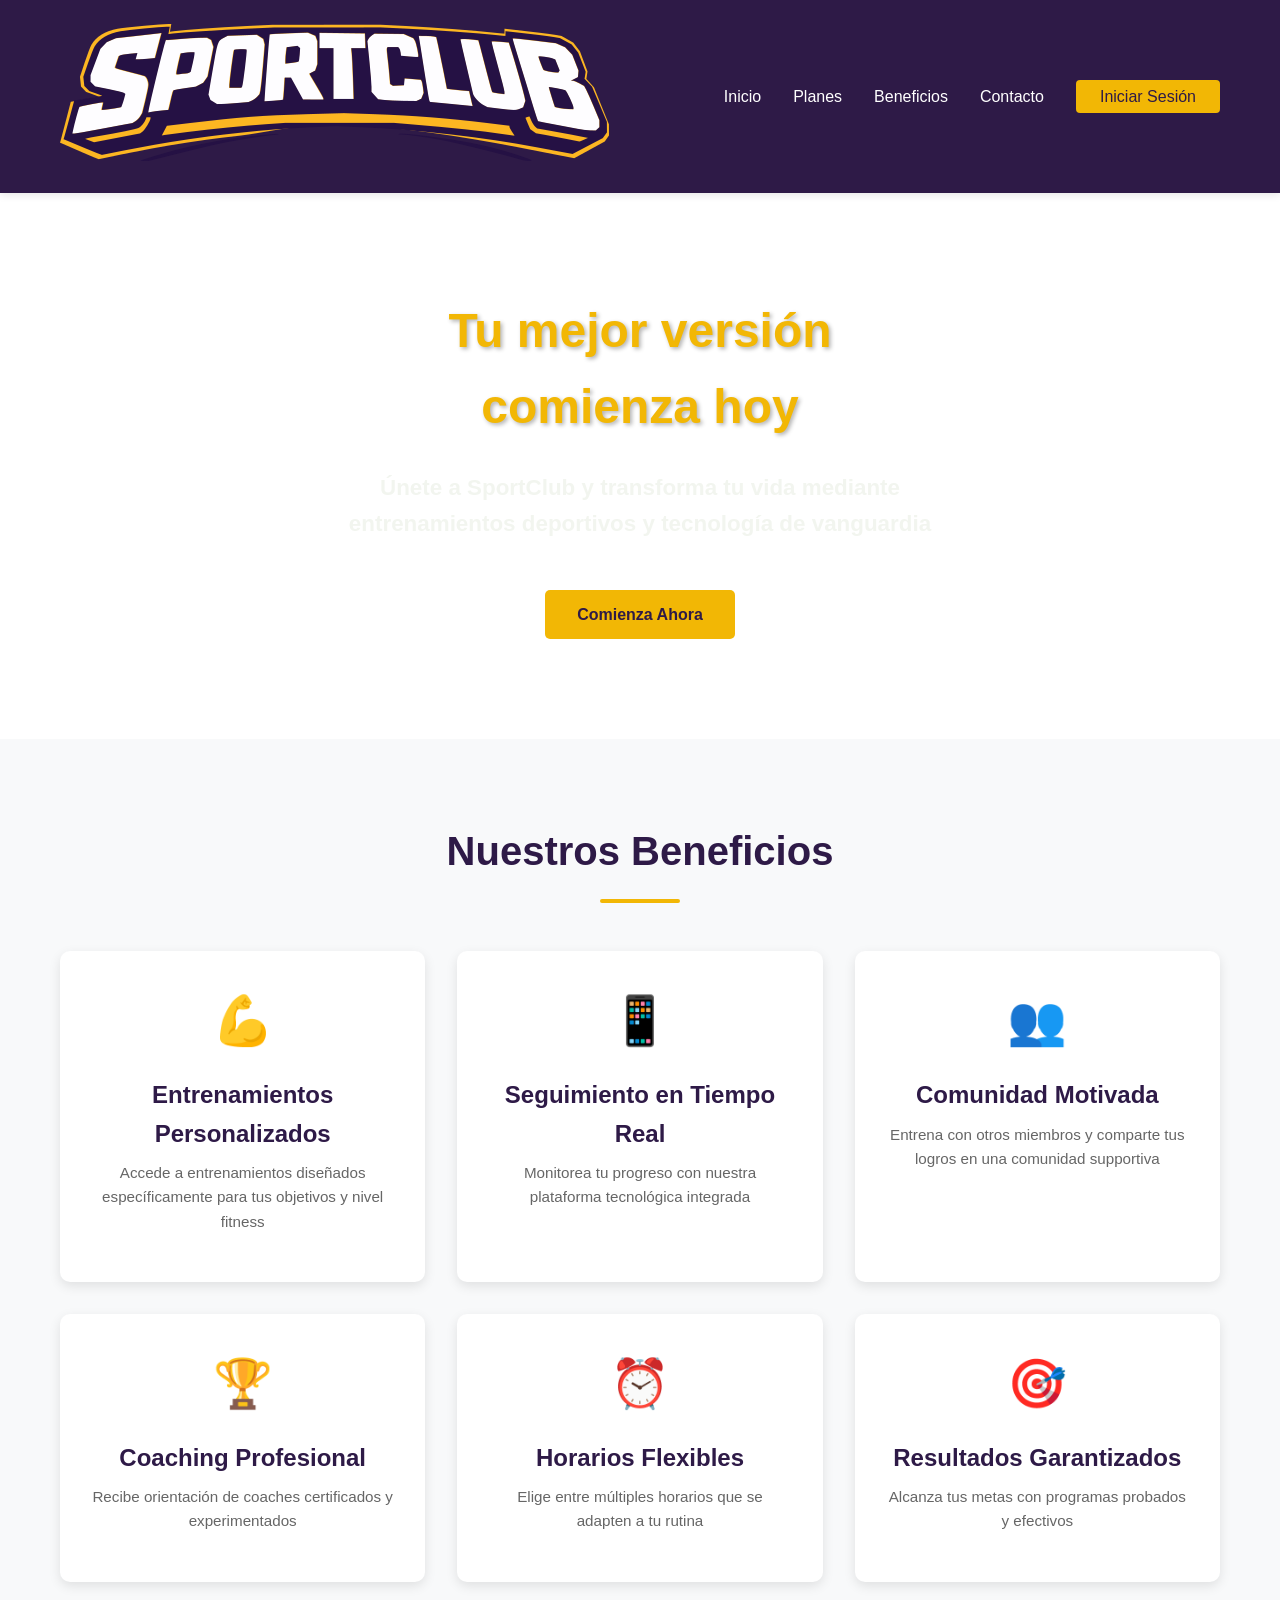
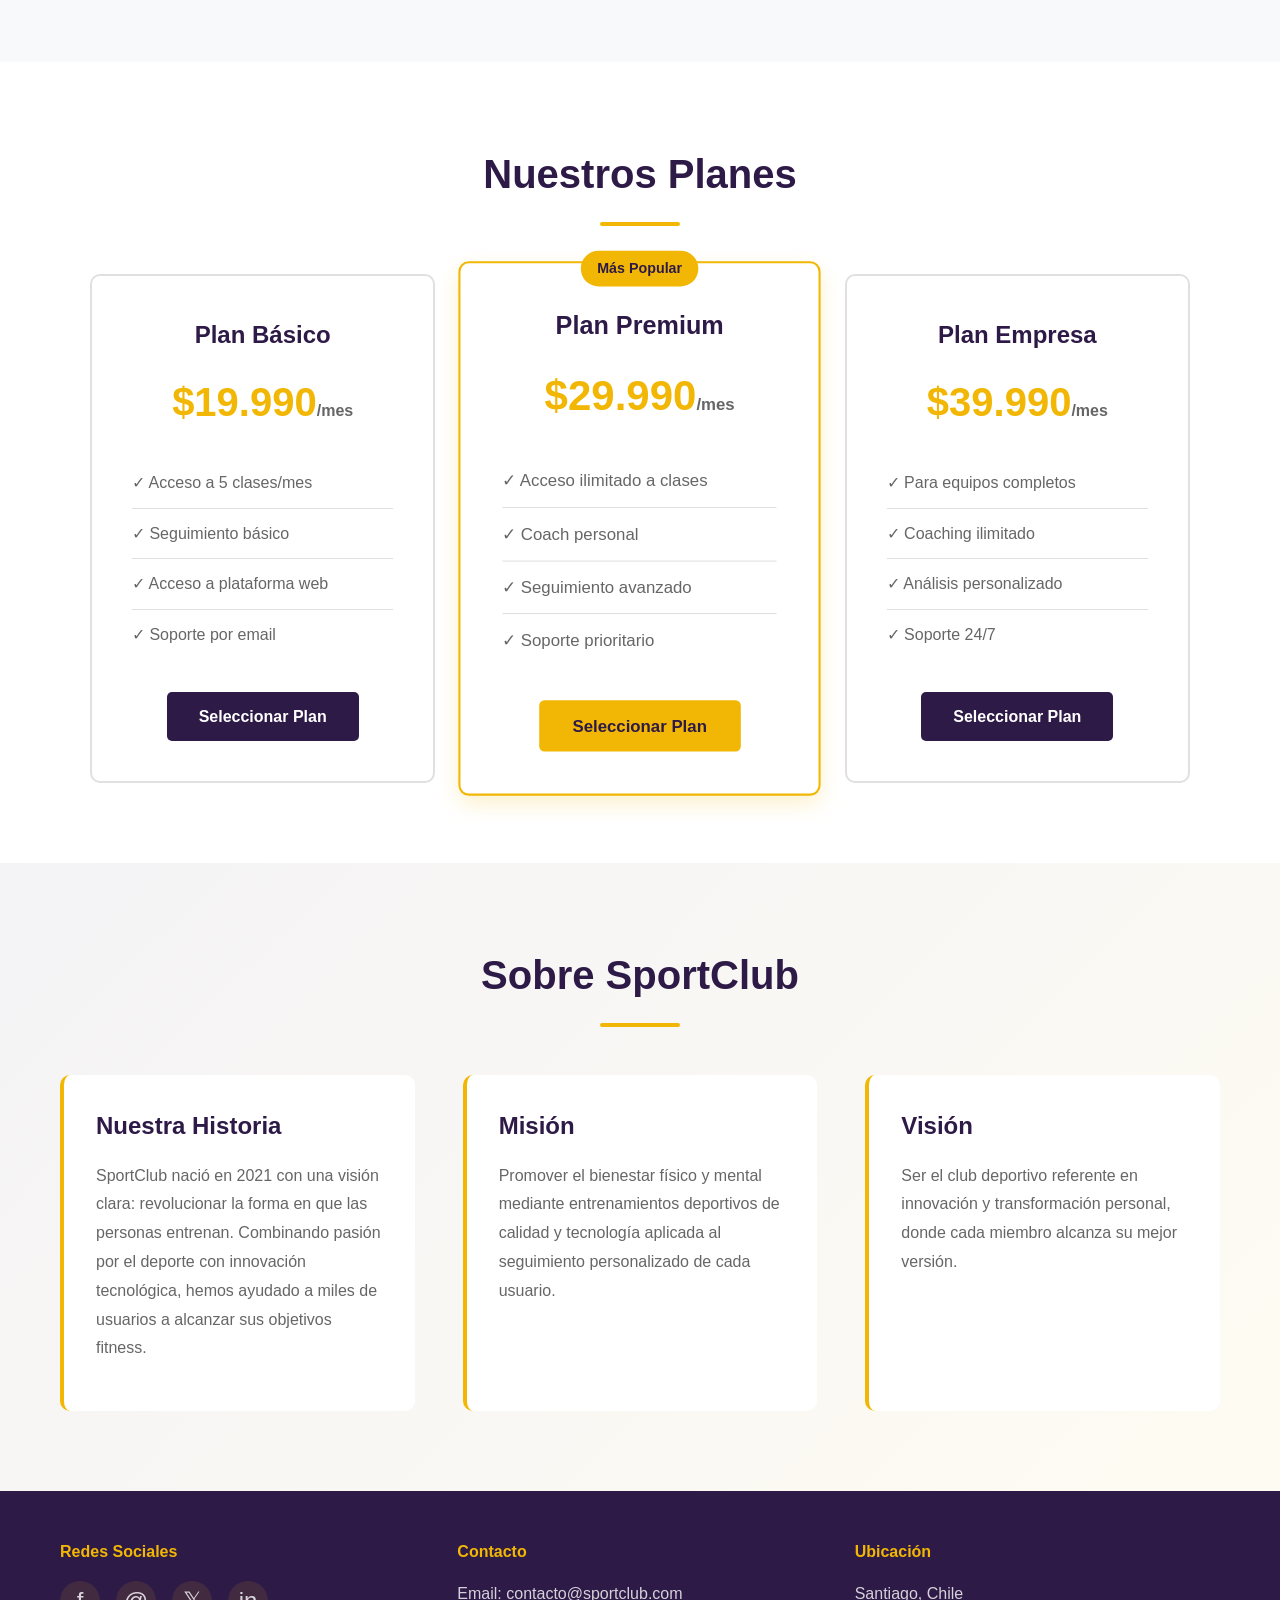
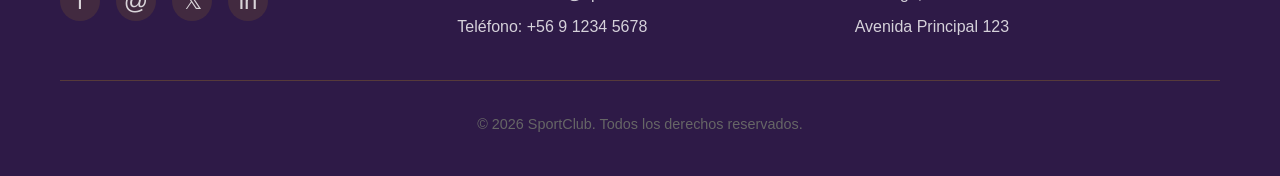
<file: index.html>
<!DOCTYPE html>
<html lang="es">
<head>
    <meta charset="UTF-8">
    <meta name="viewport" content="width=device-width, initial-scale=1.0">
    <title>SportClub - Tu mejor versión comienza hoy</title>
    <link rel="stylesheet" href="css/styles.css">
    <link rel="stylesheet" href="css/landing.css">
</head>
<body>
    <!-- HEADER -->
    <header class="header">
        <div class="container">
            <div class="header-content">
                <div class="logo">
                    <img src="Logo-sport.png" alt="Logo SportClub">
                </div>
                <nav class="nav-menu">
                    <ul>
                        <li><a href="#inicio">Inicio</a></li>
                        <li><a href="#planes">Planes</a></li>
                        <li><a href="#beneficios">Beneficios</a></li>
                        <li><a href="#contacto">Contacto</a></li>
                        <li><a href="pages/login.html" class="btn-login">Iniciar Sesión</a></li>
                    </ul>
                </nav>
            </div>
        </div>
    </header>

    <!-- HERO SECTION -->
    <section class="hero" id="inicio">
        <div class="hero-content">
            <h2>Tu mejor versión comienza hoy</h2>
            <p>Únete a SportClub y transforma tu vida mediante entrenamientos deportivos y tecnología de vanguardia</p>
            <a href="pages/registro.html" class="btn btn-primary">Comienza Ahora</a>
        </div>
    </section>

    <!-- BENEFICIOS -->
    <section class="beneficios" id="beneficios">
        <div class="container">
            <h2 class="section-title">Nuestros Beneficios</h2>
            <div class="beneficios-grid">
                <div class="beneficio-card">
                    <div class="icon">💪</div>
                    <h3>Entrenamientos Personalizados</h3>
                    <p>Accede a entrenamientos diseñados específicamente para tus objetivos y nivel fitness</p>
                </div>
                <div class="beneficio-card">
                    <div class="icon">📱</div>
                    <h3>Seguimiento en Tiempo Real</h3>
                    <p>Monitorea tu progreso con nuestra plataforma tecnológica integrada</p>
                </div>
                <div class="beneficio-card">
                    <div class="icon">👥</div>
                    <h3>Comunidad Motivada</h3>
                    <p>Entrena con otros miembros y comparte tus logros en una comunidad supportiva</p>
                </div>
                <div class="beneficio-card">
                    <div class="icon">🏆</div>
                    <h3>Coaching Profesional</h3>
                    <p>Recibe orientación de coaches certificados y experimentados</p>
                </div>
                <div class="beneficio-card">
                    <div class="icon">⏰</div>
                    <h3>Horarios Flexibles</h3>
                    <p>Elige entre múltiples horarios que se adapten a tu rutina</p>
                </div>
                <div class="beneficio-card">
                    <div class="icon">🎯</div>
                    <h3>Resultados Garantizados</h3>
                    <p>Alcanza tus metas con programas probados y efectivos</p>
                </div>
            </div>
        </div>
    </section>

    <!-- PLANES -->
    <section class="planes" id="planes">
        <div class="container">
            <h2 class="section-title">Nuestros Planes</h2>
            <div class="planes-grid">
                <div class="plan-card">
                    <h3>Plan Básico</h3>
                    <div class="price">$19.990<span>/mes</span></div>
                    <ul class="beneficios-lista">
                        <li>✓ Acceso a 5 clases/mes</li>
                        <li>✓ Seguimiento básico</li>
                        <li>✓ Acceso a plataforma web</li>
                        <li>✓ Soporte por email</li>
                    </ul>
                    <a href="pages/registro.html" class="btn btn-secondary">Seleccionar Plan</a>
                </div>
                <div class="plan-card destacado">
                    <div class="badge">Más Popular</div>
                    <h3>Plan Premium</h3>
                    <div class="price">$29.990<span>/mes</span></div>
                    <ul class="beneficios-lista">
                        <li>✓ Acceso ilimitado a clases</li>
                        <li>✓ Coach personal</li>
                        <li>✓ Seguimiento avanzado</li>
                        <li>✓ Soporte prioritario</li>
                    </ul>
                    <a href="pages/registro.html" class="btn btn-primary">Seleccionar Plan</a>
                </div>
                <div class="plan-card">
                    <h3>Plan Empresa</h3>
                    <div class="price">$39.990<span>/mes</span></div>
                    <ul class="beneficios-lista">
                        <li>✓ Para equipos completos</li>
                        <li>✓ Coaching ilimitado</li>
                        <li>✓ Análisis personalizado</li>
                        <li>✓ Soporte 24/7</li>
                    </ul>
                    <a href="pages/registro.html" class="btn btn-secondary">Seleccionar Plan</a>
                </div>
            </div>
        </div>
    </section>

    <!-- SOBRE EL CLUB -->
    <section class="sobre-club">
        <div class="container">
            <h2 class="section-title">Sobre SportClub</h2>
            <div class="about-content">
                <div class="about-section">
                    <h3>Nuestra Historia</h3>
                    <p>SportClub nació en 2021 con una visión clara: revolucionar la forma en que las personas entrenan. Combinando pasión por el deporte con innovación tecnológica, hemos ayudado a miles de usuarios a alcanzar sus objetivos fitness.</p>
                </div>
                <div class="about-section">
                    <h3>Misión</h3>
                    <p>Promover el bienestar físico y mental mediante entrenamientos deportivos de calidad y tecnología aplicada al seguimiento personalizado de cada usuario.</p>
                </div>
                <div class="about-section">
                    <h3>Visión</h3>
                    <p>Ser el club deportivo referente en innovación y transformación personal, donde cada miembro alcanza su mejor versión.</p>
                </div>
            </div>
        </div>
    </section>

    <!-- FOOTER -->
    <footer class="footer">
        <div class="container">
            <div class="footer-content">
                <div class="footer-section">
                    <h4>Redes Sociales</h4>
                    <div class="social-links">
                        <a href="#" aria-label="Facebook">f</a>
                        <a href="#" aria-label="Instagram">@</a>
                        <a href="#" aria-label="Twitter">𝕏</a>
                        <a href="#" aria-label="LinkedIn">in</a>
                    </div>
                </div>
                <div class="footer-section">
                    <h4>Contacto</h4>
                    <p>Email: <a href="mailto:contacto@sportclub.com">contacto@sportclub.com</a></p>
                    <p>Teléfono: <a href="tel:+56912345678">+56 9 1234 5678</a></p>
                </div>
                <div class="footer-section">
                    <h4>Ubicación</h4>
                    <p>Santiago, Chile</p>
                    <p>Avenida Principal 123</p>
                </div>
            </div>
            <div class="footer-bottom">
                <p>&copy; 2026 SportClub. Todos los derechos reservados.</p>
            </div>
        </div>
    </footer>
</body>
</html>
</file>
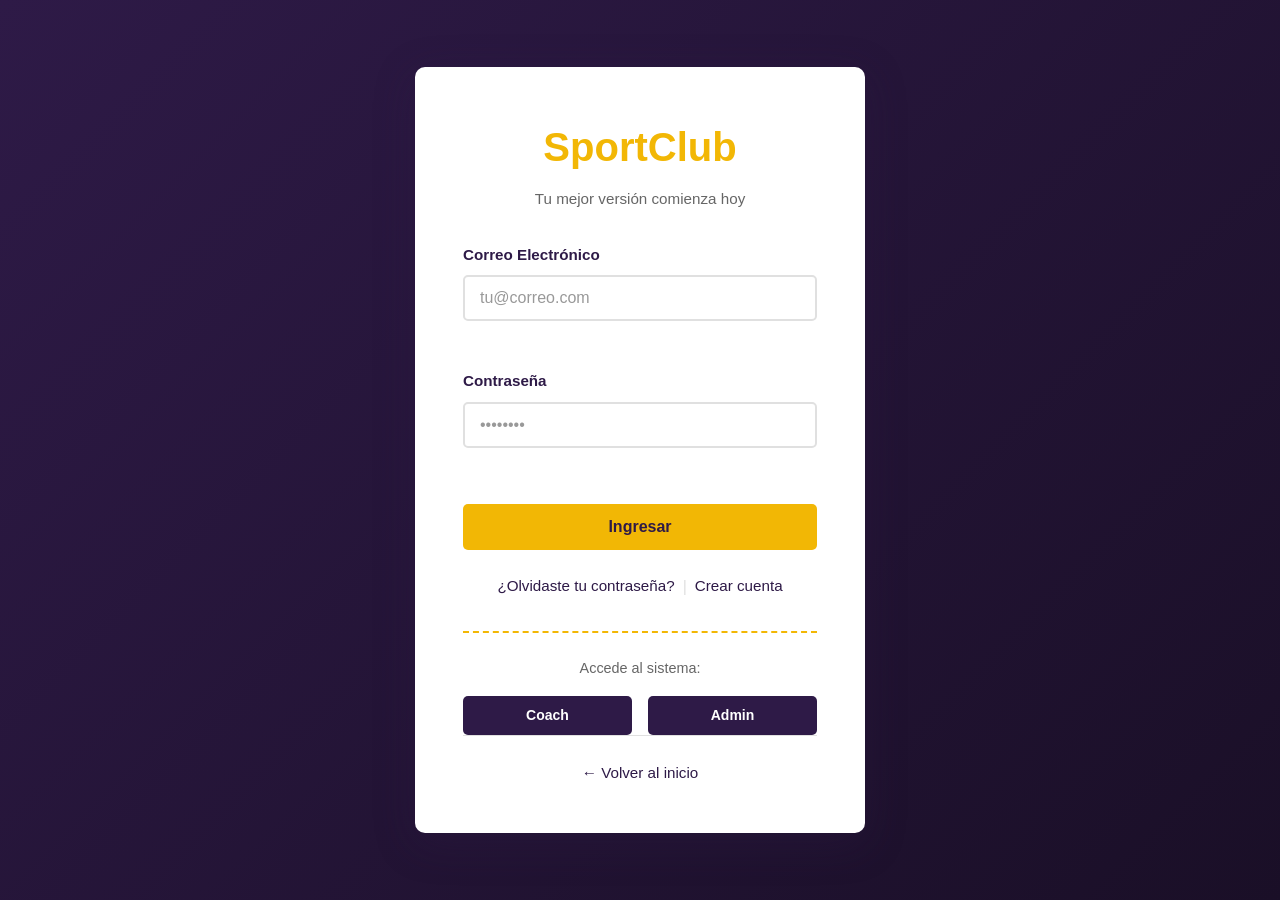
<file: pages/login.html>
<!DOCTYPE html>
<html lang="es">
<head>
    <meta charset="UTF-8">
    <meta name="viewport" content="width=device-width, initial-scale=1.0">
    <title>Login - SportClub</title>
    <link rel="stylesheet" href="../css/styles.css">
    <link rel="stylesheet" href="../css/forms.css">
</head>
<body class="form-page">
    <div class="form-container">
        <div class="form-card">
            <div class="form-header">
                <h1>SportClub</h1>
                <p>Tu mejor versión comienza hoy</p>
            </div>

            <form class="login-form" id="loginForm">
                <div class="form-group">
                    <label for="email">Correo Electrónico</label>
                    <input type="email" id="email" name="email" placeholder="tu@correo.com" required>
                    <span class="error-message" id="emailError"></span>
                </div>

                <div class="form-group">
                    <label for="password">Contraseña</label>
                    <input type="password" id="password" name="password" placeholder="••••••••" required>
                    <span class="error-message" id="passwordError"></span>
                </div>

                <div class="form-actions">
                    <button type="submit" class="btn btn-primary btn-block">Ingresar</button>
                </div>

                <div class="form-links">
                    <a href="recuperar-contrasena.html" class="link">¿Olvidaste tu contraseña?</a>
                    <span class="divider">|</span>
                    <a href="registro.html" class="link">Crear cuenta</a>
                </div>

                <div class="success-message" id="successMessage"></div>
            </form>

            <!-- ACCESOS RÁPIDOS -->
            <div class="quick-access">
                <p>Accede al sistema:</p>
                <div class="quick-buttons">
                    <a href="dashboard-coach.html" class="btn btn-small btn-secondary">Coach</a>
                    <a href="dashboard-admin.html" class="btn btn-small btn-secondary">Admin</a>
                </div>
            </div>

            <div class="form-footer">
                <a href="../index.html" class="link">← Volver al inicio</a>
            </div>
        </div>
    </div>

    <script src="../js/forms.js"></script>
</body>
</html>
</file>
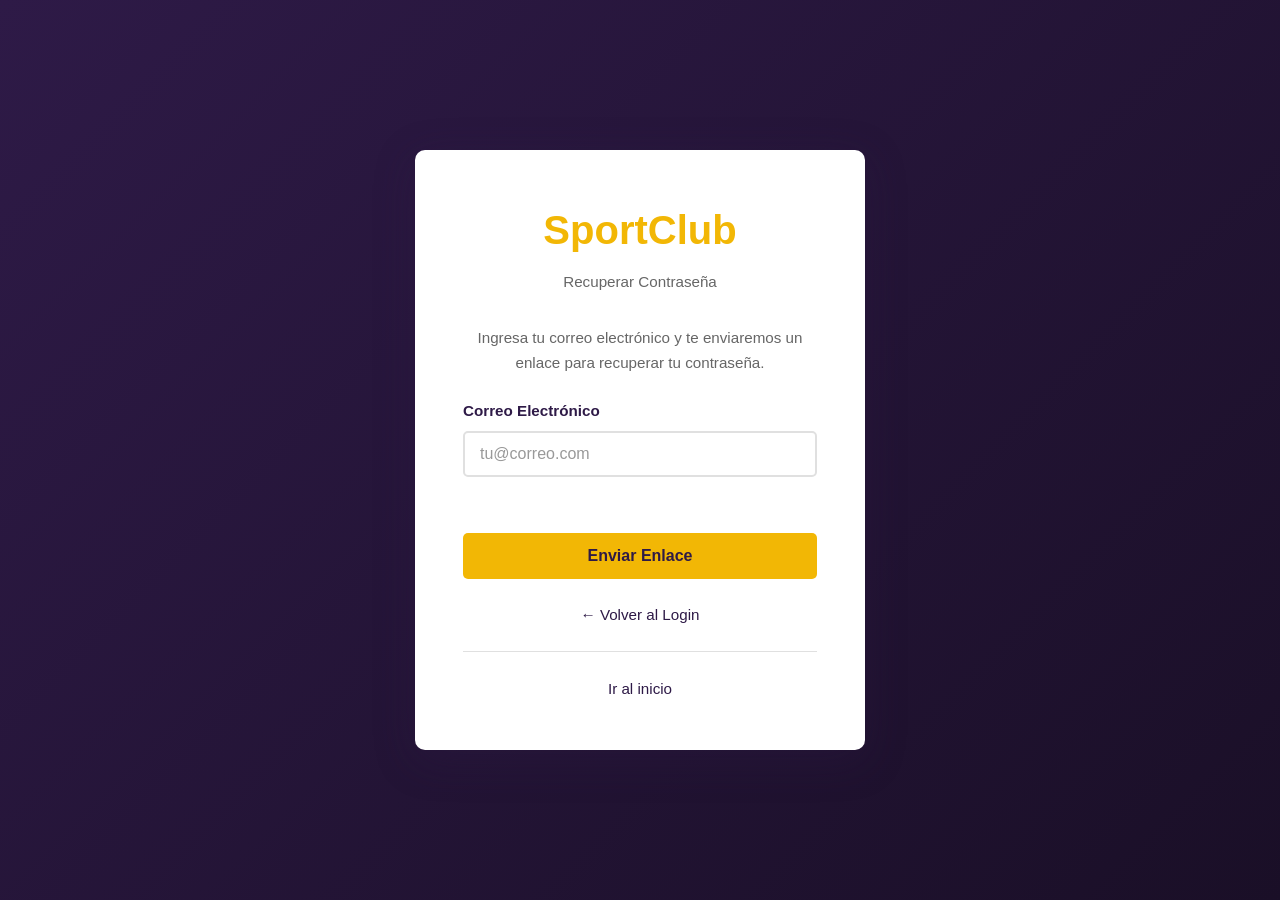
<file: pages/recuperar-contrasena.html>
<!DOCTYPE html>
<html lang="es">
<head>
    <meta charset="UTF-8">
    <meta name="viewport" content="width=device-width, initial-scale=1.0">
    <title>Recuperar Contraseña - SportClub</title>
    <link rel="stylesheet" href="../css/styles.css">
    <link rel="stylesheet" href="../css/forms.css">
</head>
<body class="form-page">
    <div class="form-container">
        <div class="form-card">
            <div class="form-header">
                <h1>SportClub</h1>
                <p>Recuperar Contraseña</p>
            </div>

            <form class="recuperar-form" id="recuperarForm">
                <p class="form-description">Ingresa tu correo electrónico y te enviaremos un enlace para recuperar tu contraseña.</p>

                <div class="form-group">
                    <label for="email">Correo Electrónico</label>
                    <input type="email" id="email" name="email" placeholder="tu@correo.com" required>
                    <span class="error-message" id="emailError"></span>
                </div>

                <div class="form-actions">
                    <button type="submit" class="btn btn-primary btn-block">Enviar Enlace</button>
                </div>

                <div class="success-message" id="successMessage"></div>
            </form>

            <div class="form-links">
                <a href="login.html" class="link">← Volver al Login</a>
            </div>

            <div class="form-footer">
                <a href="../index.html" class="link">Ir al inicio</a>
            </div>
        </div>
    </div>

    <script src="../js/forms.js"></script>
</body>
</html>
</file>
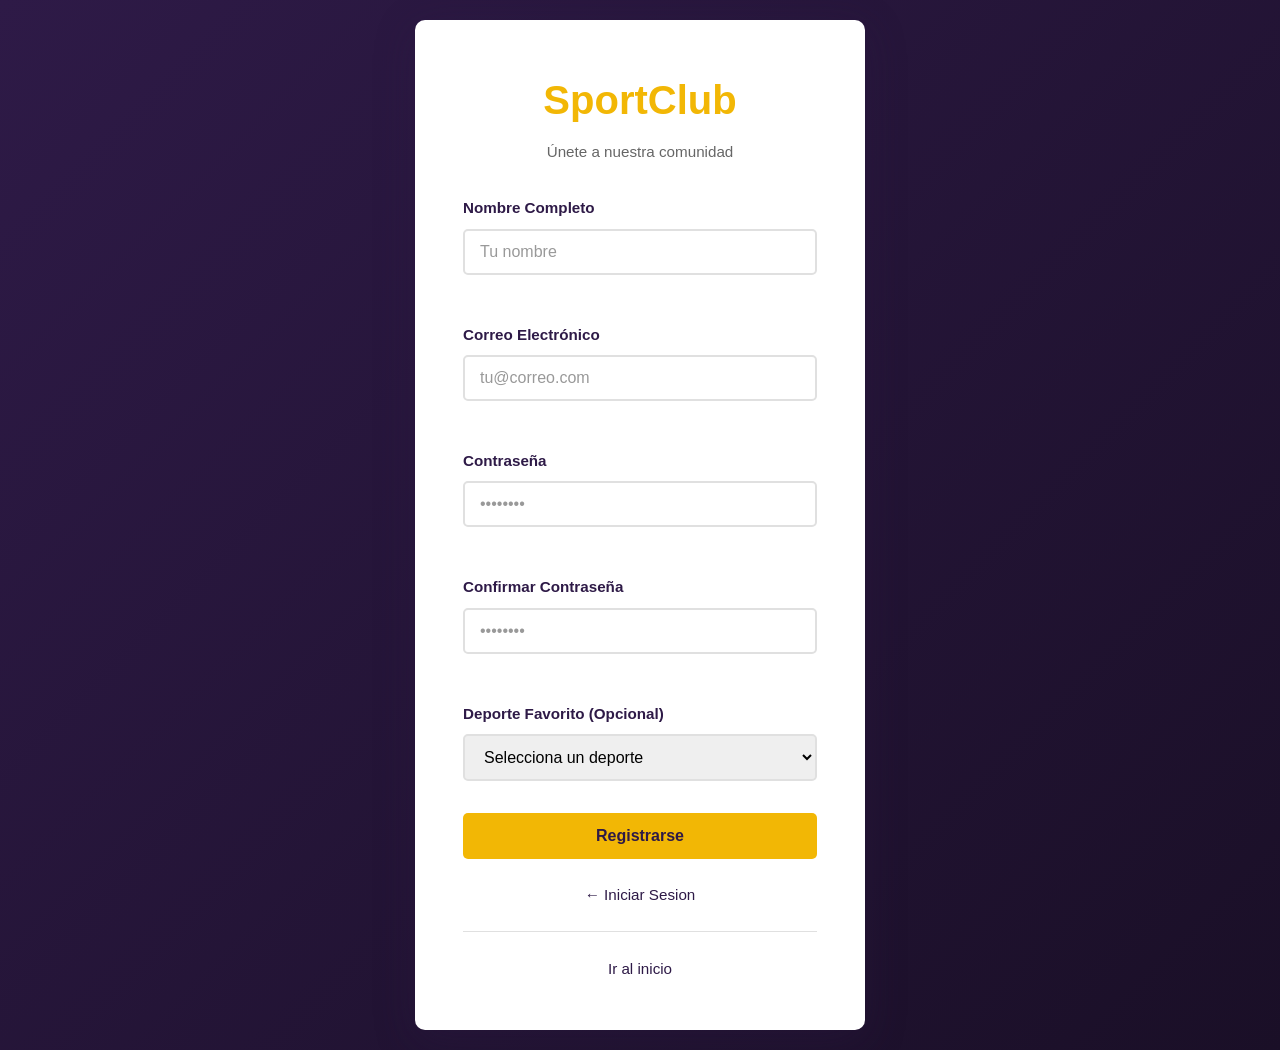
<file: pages/registro.html>
<!DOCTYPE html>
<html lang="es">
<head>
    <meta charset="UTF-8">
    <meta name="viewport" content="width=device-width, initial-scale=1.0">
    <title>Registro - SportClub</title>
    <link rel="stylesheet" href="../css/styles.css">
    <link rel="stylesheet" href="../css/forms.css">
</head>
<body class="form-page">
    <div class="form-container">
        <div class="form-card">
            <div class="form-header">
                <h1>SportClub</h1>
                <p>Únete a nuestra comunidad</p>
            </div>

            <form class="registro-form" id="registroForm">
                <div class="form-group">
                    <label for="nombre">Nombre Completo</label>
                    <input type="text" id="nombre" name="nombre" placeholder="Tu nombre" required>
                    <span class="error-message" id="nombreError"></span>
                </div>

                <div class="form-group">
                    <label for="email">Correo Electrónico</label>
                    <input type="email" id="email" name="email" placeholder="tu@correo.com" required>
                    <span class="error-message" id="emailError"></span>
                </div>

                <div class="form-group">
                    <label for="password">Contraseña</label>
                    <input type="password" id="password" name="password" placeholder="••••••••" required>
                    <span class="error-message" id="passwordError"></span>
                </div>

                <div class="form-group">
                    <label for="confirmPassword">Confirmar Contraseña</label>
                    <input type="password" id="confirmPassword" name="confirmPassword" placeholder="••••••••" required>
                    <span class="error-message" id="confirmPasswordError"></span>
                </div>

                <div class="form-group">
                    <label for="deporte">Deporte Favorito (Opcional)</label>
                    <select id="deporte" name="deporte">
                        <option value="">Selecciona un deporte</option>
                        <option value="futbol">Fútbol</option>
                        <option value="tenis">Tenis</option>
                        <option value="natacion">Natación</option>
                        <option value="crossfit">Crossfit</option>
                        <option value="yoga">Yoga</option>
                        <option value="otro">Otro</option>
                    </select>
                </div>

                <div class="form-actions">
                    <button type="submit" class="btn btn-primary btn-block">Registrarse</button>
                </div>

                <div class="success-message" id="successMessage"></div>
            </form>

            <div class="form-links">
                <a href="login.html" class="link">← Iniciar Sesion</a>
            </div>

            <div class="form-footer">
                <a href="../index.html" class="link">Ir al inicio</a>
            </div>
        </div>
    </div>

    <script src="../js/forms.js"></script>
</body>
</html>
</file>
<file: css/styles.css>
/* ============================================
   VARIABLES Y ESTILOS GLOBALES
   ============================================ */

:root {
    --primary-dark: #2E1A47;
    --primary-gold: #F2B705;
    --primary-white: #FFFFFF;
    --text-dark: #1a1a1a;
    --text-light: #666666;
    --bg-light: #f8f9fa;
    --border-color: #e0e0e0;
    --success: #4CAF50;
    --error: #f44336;
    --warning: #ff9800;
    --info: #2196F3;
    
    /* Dashboard Colors */
    --user-blue: #3498db;
    --coach-green: #27ae60;
    --admin-red: #e74c3c;
    
    --transition: all 0.3s ease;
}

* {
    margin: 0;
    padding: 0;
    box-sizing: border-box;
}

html {
    scroll-behavior: smooth;
}

body {
    font-family: 'Segoe UI', Tahoma, Geneva, Verdana, sans-serif;
    color: var(--text-dark);
    line-height: 1.6;
    background-color: var(--primary-white);
}

/* ============================================
   CONTENEDOR
   ============================================ */

.container {
    max-width: 1200px;
    margin: 0 auto;
    padding: 0 20px;
}

/* ============================================
   TIPOGRAFÍA
   ============================================ */

h1, h2, h3, h4, h5, h6 {
    font-weight: 700;
    margin-bottom: 1rem;
}

h1 {
    font-size: 2.5rem;
}

h2 {
    font-size: 2rem;
}

h3 {
    font-size: 1.5rem;
}

p {
    margin-bottom: 1rem;
    color: var(--text-light);
}

a {
    color: var(--primary-dark);
    text-decoration: none;
    transition: var(--transition);
}

a:hover {
    color: var(--primary-gold);
}

/* ============================================
   BOTONES
   ============================================ */

.btn {
    display: inline-block;
    padding: 12px 32px;
    border-radius: 5px;
    font-size: 1rem;
    font-weight: 600;
    cursor: pointer;
    border: none;
    transition: var(--transition);
    text-align: center;
    text-decoration: none;
}

.btn-primary {
    background-color: var(--primary-gold);
    color: var(--primary-dark);
}

.btn-primary:hover {
    background-color: #d4a604;
    transform: translateY(-2px);
    box-shadow: 0 4px 12px rgba(242, 183, 5, 0.3);
}

.btn-secondary {
    background-color: var(--primary-dark);
    color: var(--primary-white);
}

.btn-secondary:hover {
    background-color: #1a0f27;
    transform: translateY(-2px);
    box-shadow: 0 4px 12px rgba(46, 26, 71, 0.3);
}

.btn-success {
    background-color: var(--success);
    color: var(--primary-white);
}

.btn-success:hover {
    background-color: #45a049;
    transform: translateY(-2px);
}

.btn-error {
    background-color: var(--error);
    color: var(--primary-white);
}

.btn-error:hover {
    background-color: #da190b;
    transform: translateY(-2px);
}

.btn-small {
    padding: 8px 16px;
    font-size: 0.875rem;
}

/* ============================================
   HEADER
   ============================================ */

.header {
    background-color: var(--primary-dark);
    color: var(--primary-white);
    padding: 1.5rem 0;
    box-shadow: 0 2px 8px rgba(0, 0, 0, 0.1);
    position: sticky;
    top: 0;
    z-index: 100;
}

.header-content {
    display: flex;
    justify-content: space-between;
    align-items: center;
}

.logo h1 {
    height: 60px;
    width: auto;
    display: block;
}

.nav-menu ul {
    display: flex;
    list-style: none;
    gap: 2rem;
    align-items: center;
}

.nav-menu a {
    color: var(--primary-white);
    font-weight: 500;
    transition: var(--transition);
    position: relative;
}

.nav-menu a:hover {
    color: var(--primary-gold);
}

.nav-menu a::after {
    content: '';
    position: absolute;
    bottom: -5px;
    left: 0;
    width: 0;
    height: 2px;
    background-color: var(--primary-gold);
    transition: width 0.3s ease;
}

.nav-menu a:hover::after {
    width: 100%;
}

.btn-login {
    background-color: var(--primary-gold);
    color: var(--primary-dark) !important;
    padding: 8px 24px;
    border-radius: 4px;
    font-weight: 600;
}

/* ============================================
   UTILIDADES
   ============================================ */

.section-title {
    text-align: center;
    font-size: 2.5rem;
    margin-bottom: 3rem;
    color: var(--primary-dark);
}

.section-title::after {
    content: '';
    display: block;
    width: 80px;
    height: 4px;
    background-color: var(--primary-gold);
    margin: 1rem auto;
    border-radius: 2px;
}

/* ============================================
   RESPONSIVE
   ============================================ */

@media (max-width: 768px) {
    h1 {
        font-size: 2rem;
    }

    h2 {
        font-size: 1.5rem;
    }

    .header-content {
        flex-direction: column;
        gap: 1rem;
    }

    .nav-menu ul {
        flex-direction: column;
        gap: 1rem;
        text-align: center;
    }

    .container {
        padding: 0 15px;
    }
}
</file>
<file: css/landing.css>
/* ============================================
   LANDING PAGE ESPECÍFICOS
   ============================================ */

/* HERO SECTION */
.hero {
  background-image: url("https://i.blogs.es/df1685/biceps/840_560.jpeg");
  background-size: cover;
  background-position: center;
  background-repeat: no-repeat;
  color: var(--primary-white);
  padding: 100px 20px;
  text-align: center;
  min-height: 500px;
  display: flex;
  align-items: center;
  justify-content: center;
}

.hero-content {
    max-width: 600px;
}

.hero h2 {
    font-size: 3rem;
    margin-bottom: 1.5rem;
    color: var(--primary-gold);
    text-shadow: 2px 2px 4px rgba(0, 0, 0, 0.3);
}

.hero p {
    font-size: 1.4rem;
    margin-bottom: 3rem;
    color: rgba(242, 245, 239, 0.986);
    font-weight: bold;
}

/* BENEFICIOS */
.beneficios {
    padding: 80px 20px;
    background-color: var(--bg-light);
}

.beneficios-grid {
    display: grid;
    grid-template-columns: repeat(auto-fit, minmax(300px, 1fr));
    gap: 2rem;
}

.beneficio-card {
    background-color: var(--primary-white);
    padding: 2rem;
    border-radius: 10px;
    text-align: center;
    box-shadow: 0 4px 12px rgba(0, 0, 0, 0.1);
    transition: var(--transition);
}

.beneficio-card:hover {
    transform: translateY(-8px);
    box-shadow: 0 8px 24px rgba(46, 26, 71, 0.15);
}

.beneficio-card .icon {
    font-size: 3rem;
    margin-bottom: 1rem;
}

.beneficio-card h3 {
    color: var(--primary-dark);
    margin-bottom: 0.5rem;
}

.beneficio-card p {
    color: var(--text-light);
    font-size: 0.95rem;
}

/* PLANES */
.planes {
  padding: 80px 20px;
  background-image: url("https://puroimpacto.com/wp-content/uploads/2021/03/Como-levantar-mas-peso-en-el-gimnasio-progresivamente-1-scaled.jpg");
  background-size: cover;
  background-position: center;
  background-repeat: no-repeat;
  color: var(--primary-dark);
}


.planes-grid {
    display: grid;
    grid-template-columns: repeat(auto-fit, minmax(300px, 1fr));
    gap: 2rem;
    max-width: 1100px;
    margin: 0 auto;
}

.plan-card {
    background-color: var(--primary-white);
    border: 2px solid var(--border-color);
    border-radius: 10px;
    padding: 2.5rem;
    text-align: center;
    transition: var(--transition);
    position: relative;
}

.plan-card:hover {
    transform: translateY(-8px);
    box-shadow: 0 12px 30px rgba(221, 208, 238, 0.2);
}

.plan-card.destacado {
    border-color: var(--primary-gold);
    box-shadow: 0 8px 20px rgba(242, 183, 5, 0.2);
    transform: scale(1.05);
}

.plan-card.destacado:hover {
    transform: scale(1.05) translateY(-8px);
}

.plan-card h3 {
    color: var(--primary-dark);
    margin-bottom: 1rem;
    font-size: 1.5rem;
}

.plan-card .price {
    font-size: 2.5rem;
    color: var(--primary-gold);
    font-weight: 700;
    margin-bottom: 1.5rem;
}

.plan-card .price span {
    font-size: 1rem;
    color: var(--text-light);
}

.beneficios-lista {
    list-style: none;
    margin-bottom: 2rem;
    text-align: left;
}

.beneficios-lista li {
    padding: 0.75rem 0;
    color: var(--text-light);
    border-bottom: 1px solid var(--border-color);
}

.beneficios-lista li:last-child {
    border-bottom: none;
}

.badge {
    position: absolute;
    top: -12px;
    left: 50%;
    transform: translateX(-50%);
    background-color: var(--primary-gold);
    color: var(--primary-dark);
    padding: 6px 16px;
    border-radius: 20px;
    font-size: 0.85rem;
    font-weight: 700;
}

/* SOBRE EL CLUB */
.sobre-club {
    padding: 80px 20px;
    background: linear-gradient(135deg, rgba(46, 26, 71, 0.05) 0%, rgba(242, 183, 5, 0.05) 100%);
}

.about-content {
    display: grid;
    grid-template-columns: repeat(auto-fit, minmax(300px, 1fr));
    gap: 3rem;
}

.about-section {
    background-color: var(--primary-white);
    padding: 2rem;
    border-radius: 10px;
    border-left: 4px solid var(--primary-gold);
}

.about-section h3 {
    color: var(--primary-dark);
    margin-bottom: 1rem;
}

.about-section p {
    color: var(--text-light);
    line-height: 1.8;
}

/* FOOTER */
.footer {
    background-color: var(--primary-dark);
    color: var(--primary-white);
    padding: 3rem 20px 1.5rem;
}

.footer-content {
    display: grid;
    grid-template-columns: repeat(auto-fit, minmax(250px, 1fr));
    gap: 2rem;
    margin-bottom: 2rem;
}

.footer-section h4 {
    color: var(--primary-gold);
    margin-bottom: 1rem;
}

.footer-section p {
    color: rgba(255, 255, 255, 0.8);
    margin-bottom: 0.5rem;
}

.footer-section a {
    color: rgba(255, 255, 255, 0.8);
}

.footer-section a:hover {
    color: var(--primary-gold);
}

.social-links {
    display: flex;
    gap: 1rem;
    font-size: 1.5rem;
}

.social-links a {
    width: 40px;
    height: 40px;
    display: flex;
    align-items: center;
    justify-content: center;
    background-color: rgba(242, 183, 5, 0.1);
    border-radius: 50%;
    transition: var(--transition);
}

.social-links a:hover {
    background-color: var(--primary-gold);
    color: var(--primary-dark);
}

.footer-bottom {
    text-align: center;
    padding-top: 2rem;
    border-top: 1px solid rgba(242, 183, 5, 0.2);
    color: rgba(255, 255, 255, 0.6);
    font-size: 0.9rem;
}

/* RESPONSIVE */
@media (max-width: 768px) {
    .hero {
        padding: 80px 20px;
    }

    .hero h2 {
        font-size: 2rem;
    }

    .hero p {
        font-size: 1rem;
    }

    .section-title {
        font-size: 2rem;
    }

    .plan-card.destacado {
        transform: scale(1);
    }

    .plan-card.destacado:hover {
        transform: translateY(-8px);
    }

    .beneficios-grid,
    .planes-grid,
    .about-content {
        grid-template-columns: 1fr;
    }
}
</file>
<file: css/forms.css>
/* ============================================
   ESTILOS PARA FORMULARIOS
   ============================================ */

.form-page {
    background: linear-gradient(135deg, #2E1A47 0%, #1a0f27 100%);
    min-height: 100vh;
    display: flex;
    align-items: center;
    justify-content: center;
    padding: 20px;
}

.form-container {
    width: 100%;
    max-width: 450px;
}

.form-card {
    background-color: var(--primary-white);
    border-radius: 10px;
    box-shadow: 0 10px 40px rgba(46, 26, 71, 0.3);
    padding: 3rem;
    animation: slideIn 0.5s ease;
}

@keyframes slideIn {
    from {
        opacity: 0;
        transform: translateY(30px);
    }
    to {
        opacity: 1;
        transform: translateY(0);
    }
}

.form-header {
    text-align: center;
    margin-bottom: 2rem;
}

.form-header h1 {
    color: var(--primary-gold);
    margin-bottom: 0.5rem;
}

.form-header p {
    color: var(--text-light);
    font-size: 0.95rem;
}

.form-description {
    color: var(--text-light);
    font-size: 0.95rem;
    margin-bottom: 1.5rem;
    text-align: center;
}

/* ============================================
   FORM GROUPS
   ============================================ */

.form-group {
    margin-bottom: 1.5rem;
}

.form-group label {
    display: block;
    margin-bottom: 0.5rem;
    color: var(--primary-dark);
    font-weight: 600;
    font-size: 0.95rem;
}

.form-group input,
.form-group select {
    width: 100%;
    padding: 12px 15px;
    border: 2px solid var(--border-color);
    border-radius: 5px;
    font-size: 1rem;
    transition: var(--transition);
    font-family: 'Segoe UI', Tahoma, Geneva, Verdana, sans-serif;
}

.form-group input:focus,
.form-group select:focus {
    outline: none;
    border-color: var(--primary-gold);
    box-shadow: 0 0 0 3px rgba(242, 183, 5, 0.1);
}

.form-group input::placeholder {
    color: #999;
}

/* ============================================
   MENSAJES DE ERROR Y ÉXITO
   ============================================ */

.error-message {
    display: block;
    color: var(--error);
    font-size: 0.85rem;
    margin-top: 0.3rem;
    min-height: 1.2rem;
}

.success-message {
    display: none;
    background-color: #d4edda;
    color: #155724;
    padding: 12px 15px;
    border-radius: 5px;
    margin-bottom: 1.5rem;
    border-left: 4px solid var(--success);
    animation: slideIn 0.3s ease;
}

.success-message.show {
    display: block;
}

.warning-message {
    display: none;
    background-color: #fff3cd;
    color: #856404;
    padding: 12px 15px;
    border-radius: 5px;
    margin-bottom: 1.5rem;
    border-left: 4px solid var(--warning);
}

.warning-message.show {
    display: block;
}

/* ============================================
   ACCIONES DEL FORMULARIO
   ============================================ */

.form-actions {
    margin: 2rem 0 1.5rem;
}

.btn-block {
    width: 100%;
}

.btn-block.btn-primary {
    background-color: var(--primary-gold);
    color: var(--primary-dark);
    padding: 14px 20px;
    font-weight: 700;
    font-size: 1rem;
}

.btn-block.btn-primary:hover {
    background-color: #d4a604;
}

/* ============================================
   LINKS EN FORMULARIOS
   ============================================ */

.form-links {
    display: flex;
    justify-content: center;
    align-items: center;
    gap: 0.5rem;
    margin: 1.5rem 0;
    flex-wrap: wrap;
}

.form-links .link {
    color: var(--primary-dark);
    font-size: 0.95rem;
    font-weight: 500;
}

.form-links .link:hover {
    color: var(--primary-gold);
}

.form-links .divider {
    color: var(--border-color);
}

/* ============================================
   PIE DEL FORMULARIO
   ============================================ */

.form-footer {
    text-align: center;
    padding-top: 1.5rem;
    border-top: 1px solid var(--border-color);
}

.form-footer a {
    color: var(--primary-dark);
    font-weight: 500;
    font-size: 0.95rem;
}

.form-footer a:hover {
    color: var(--primary-gold);
}

/* ============================================
   ACCESOS RÁPIDOS
   ============================================ */

.quick-access {
    margin-top: 2rem;
    padding-top: 1.5rem;
    border-top: 2px dashed var(--primary-gold);
}

.quick-access p {
    font-size: 0.9rem;
    color: var(--text-light);
    margin-bottom: 1rem;
    text-align: center;
}

.quick-buttons {
    display: flex;
    gap: 1rem;
    justify-content: center;
}

.quick-buttons .btn-small {
    flex: 1;
    text-align: center;
}

/* ============================================
   RESPONSIVE
   ============================================ */

@media (max-width: 600px) {
    .form-card {
        padding: 2rem;
    }

    .form-header h1 {
        font-size: 1.8rem;
    }

    .form-group input,
    .form-group select {
        padding: 10px 12px;
        font-size: 16px;
    }

    .form-links {
        flex-direction: column;
        gap: 1rem;
    }

    .form-links .divider {
        display: none;
    }

    .quick-buttons {
        flex-direction: column;
    }

    .quick-buttons .btn-small {
        width: 100%;
    }
}
</file>
